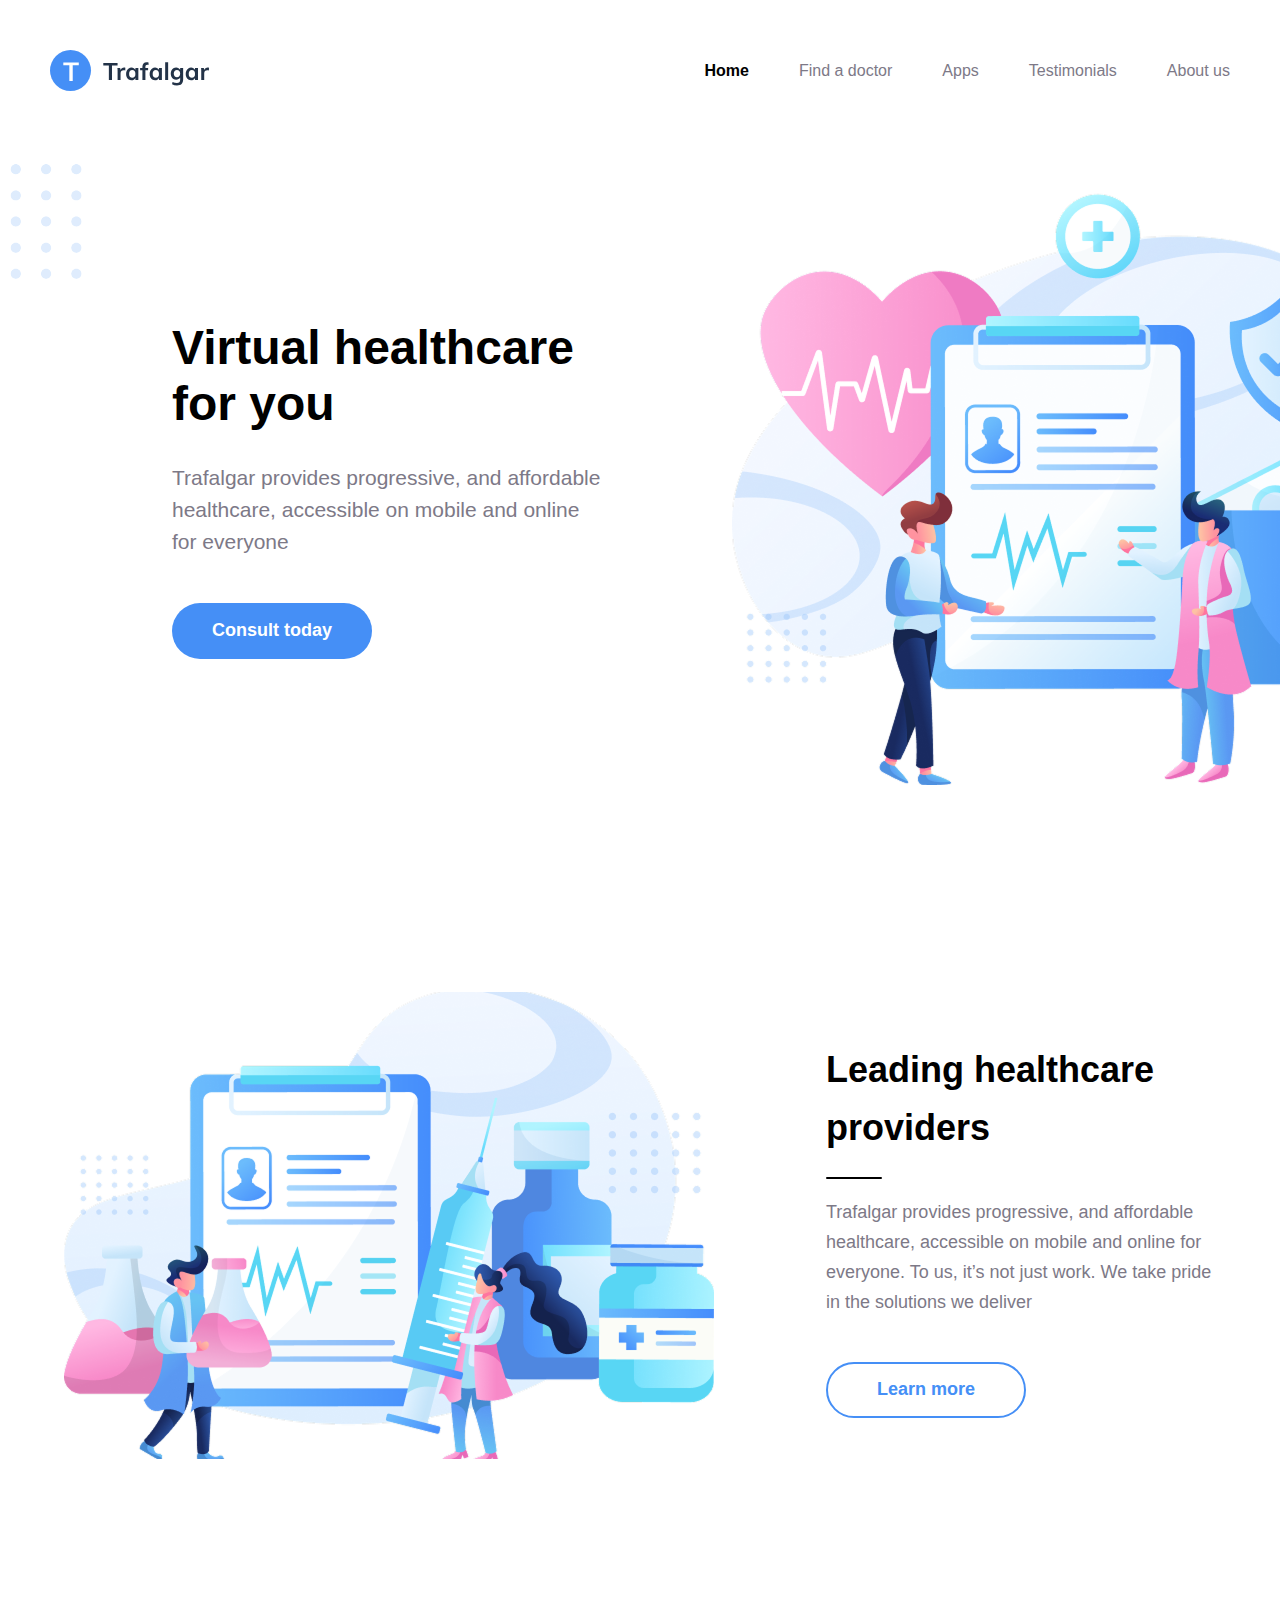
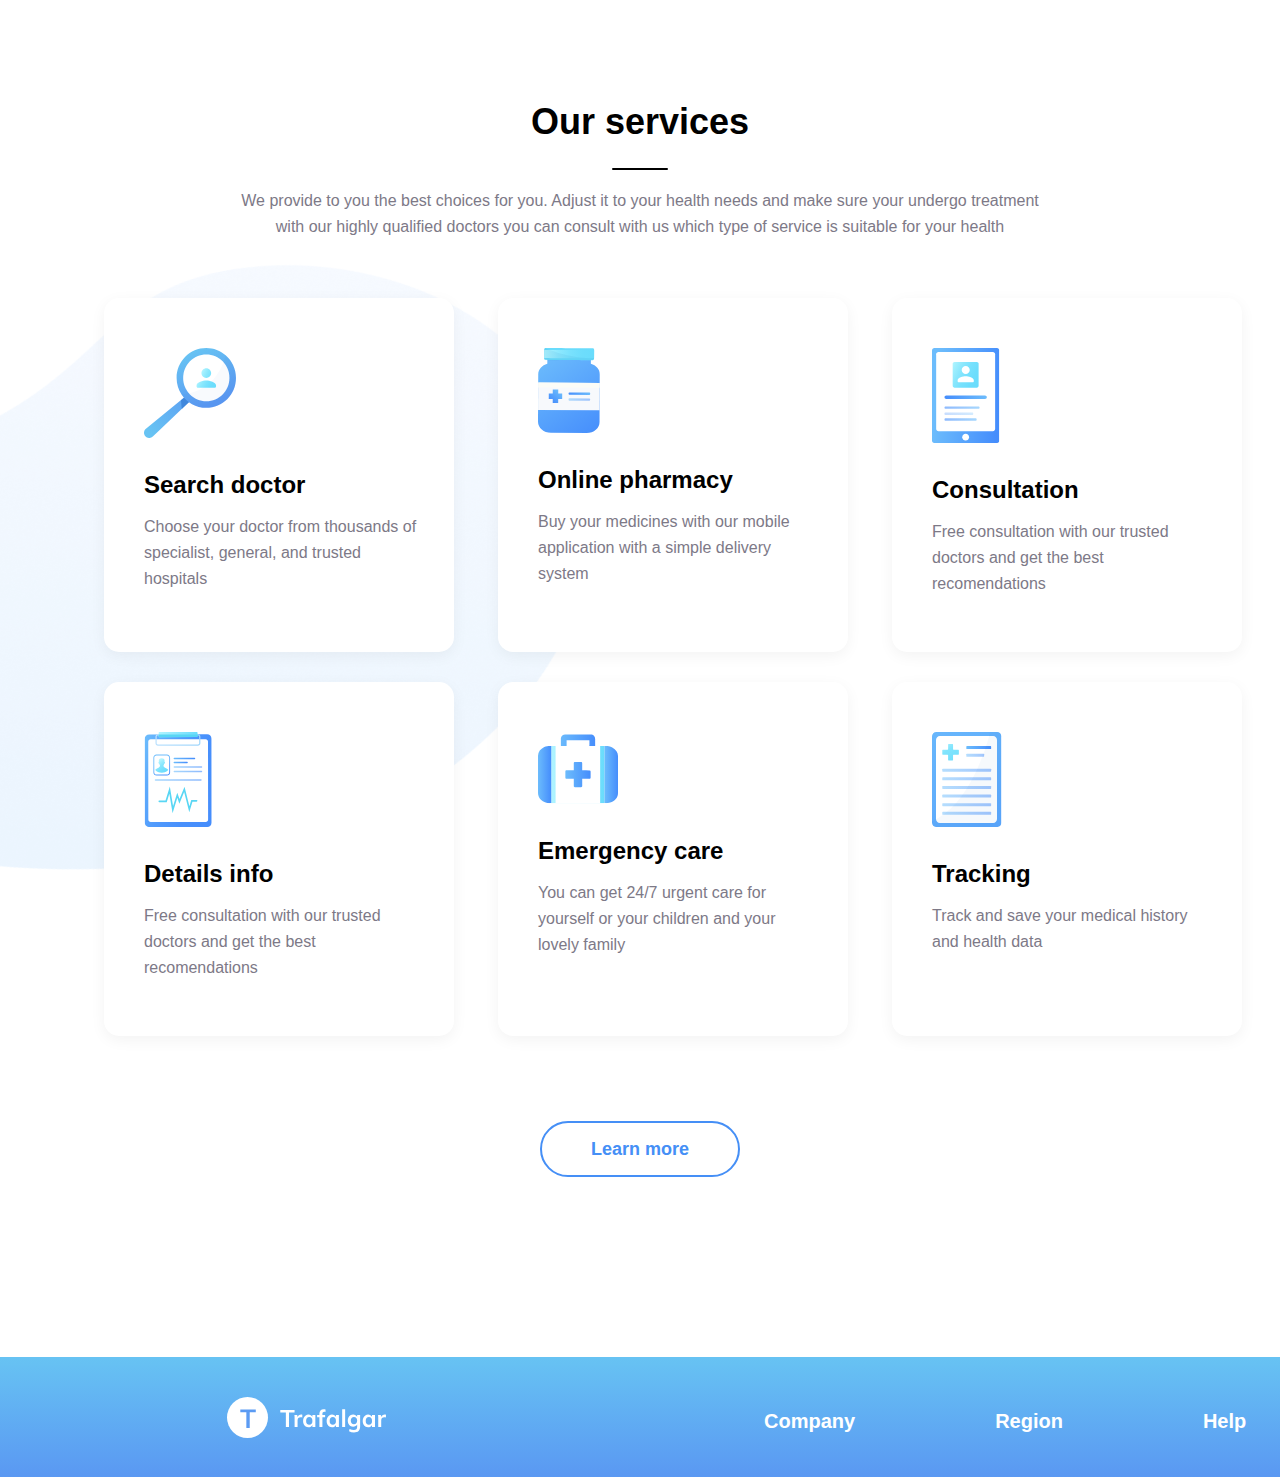
<file: lab_1/index.html>
<!DOCTYPE html>
<html lang="en">

<head>
    <meta charset="UTF-8">
    <meta name="viewport" content="width=device-width, initial-scale=1.0">
    <title>Trafalgar</title>
    <link href="https://fonts.googleapis.com/css2?family=Mulish:wght@400;600;700&display=swap" rel="stylesheet">
    <link rel="stylesheet" href="styles.css">
</head>

<body>
    <!-- HEADER -->
    <header class="header">
        <div class="container header__content">
            <div class="logo">
                <img src="icons/logo.svg" alt="logo_text" class="logo__text" />
            </div>
            <nav class="nav">
                <ul>
                    <li><a class="active">Home</a></li>
                    <li><a>Find a doctor</a></li>
                    <li><a>Apps</a></li>
                    <li><a>Testimonials</a></li>
                    <li><a>About us</a></li>
                </ul>
            </nav>
        </div>
    </header>
    <img src="icons/dots_in_hero.svg" alt="dots_in_hero" class="dots_in_hero" />
    <section class="hero">
        <div class="container hero__content">
            <div class="hero__text">
                <a class="title_text">Virtual healthcare for you</a>
                <p>
                    Trafalgar provides progressive, and affordable healthcare, accessible
                    on mobile and online for everyone
                </p>
                <a class="btn">Consult today </a>
            </div>
            <div class="hero__image">
                <img src="images/illustration.png" alt="Healthcare illustration">
            </div>
        </div>
    </section>

    <!-- PROVIDERS -->
    <section class="providers">
        <div class="container providers__content">
            <div class="providers__image">
                <img src="images/trafalgar-illustration sec02 1.png" alt="Providers illustration">
            </div>
            <div class="providers__text">
                <h2>Leading healthcare providers</h2>
                <div class="providers__divider"></div>
                <p>
                    Trafalgar provides progressive, and affordable healthcare, accessible
                    on mobile and online for everyone. To us, it’s not just work. We take
                    pride in the solutions we deliver
                </p>
                <a class="btn btn--outline">Learn more</a>
            </div>
        </div>
    </section>

    <!-- SERVICES -->
    <section class="services">
        <div class="services__bg">
            <img src="images/background-fone-in-services.png" alt="Background shape">
        </div>

        <div class="container">
            <h2 class="section-title">Our services</h2>
            <div class="services__divider"></div>
            <p class="section-subtitle">
                We provide to you the best choices for you. Adjust it to your health
                needs and make sure your undergo treatment with our highly qualified
                doctors you can consult with us which type of service is suitable for
                your health
            </p>

            <div class="services__grid">
                <div class="service-card">
                    <img src="icons/search.svg">
                    <h3>Search doctor</h3>
                    <p>Choose your doctor from thousands of specialist, general, and trusted hospitals</p>
                </div>
                <div class="service-card">
                    <img src="icons/pharmacy.svg">
                    <h3>Online pharmacy</h3>
                    <p>Buy your medicines with our mobile application with a simple delivery system</p>
                </div>
                <div class="service-card">
                    <img src="icons/consultation.svg">
                    <h3>Consultation</h3>
                    <p>Free consultation with our trusted doctors and get the best recomendations</p>
                </div>
                <div class="service-card">
                    <img src="icons/details.svg">
                    <h3>Details info</h3>
                    <p>Free consultation with our trusted doctors and get the best recomendations</p>
                </div>
                <div class="service-card">
                    <img src="icons/emergency.svg">
                    <h3>Emergency care</h3>
                    <p>You can get 24/7 urgent care for yourself or your children and your lovely family</p>
                </div>
                <div class="service-card">
                    <img src="icons/tracking.svg">
                    <h3>Tracking</h3>
                    <p>Track and save your medical history and health data</p>
                </div>
            </div>

            <div class="services__button">
                <a class="btn btn--outline">Learn more</a>
            </div>
        </div>
    </section>
    <footer>
        <img src="icons/trafalgar.svg" alt="footer_logo" class="footer_logo">
        <nav class="footer_links">
            <ul class="footer_nav">
                <li><a class="footer_nav_link">Company</a></li>
                <li><a class="footer_nav_link">Region</a></li>
                <li><a class="footer_nav_link">Help</a></li>
            </ul>
        </nav>
    </footer>
</body>

</html>
</file>
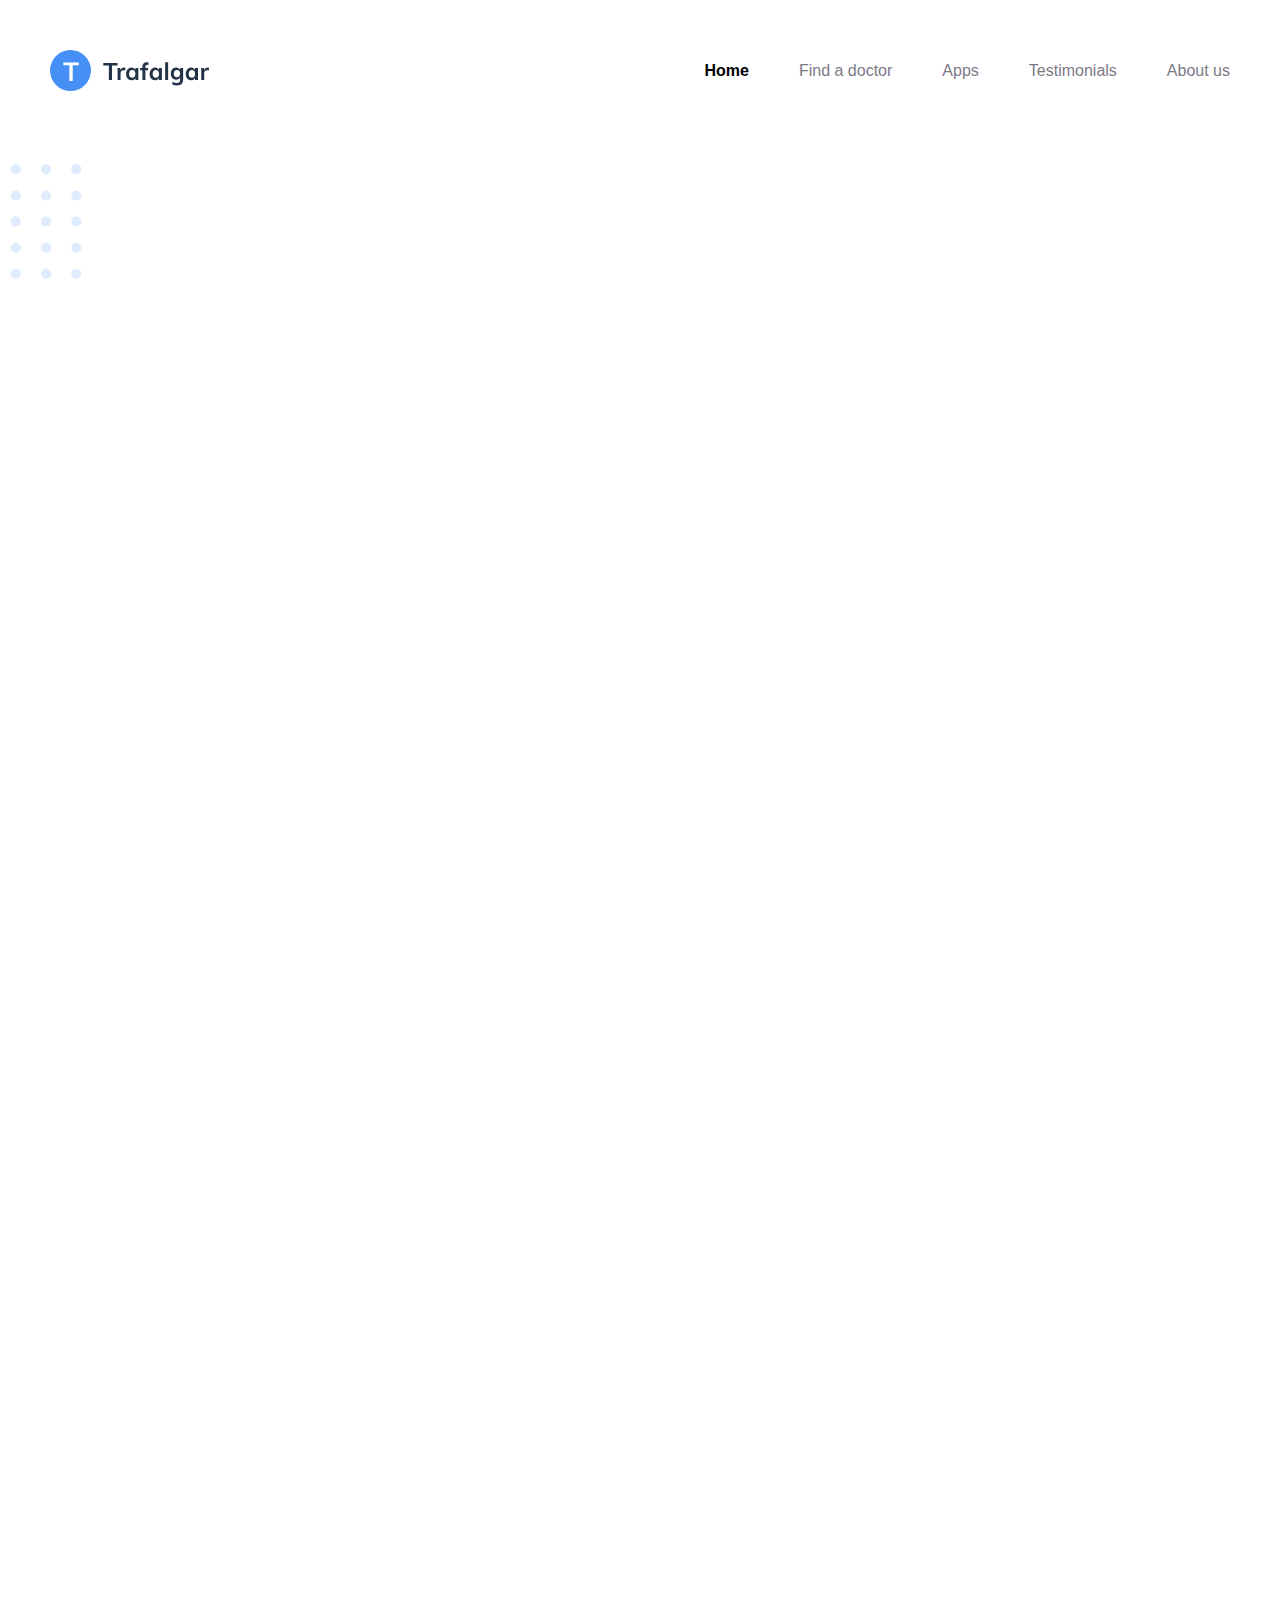
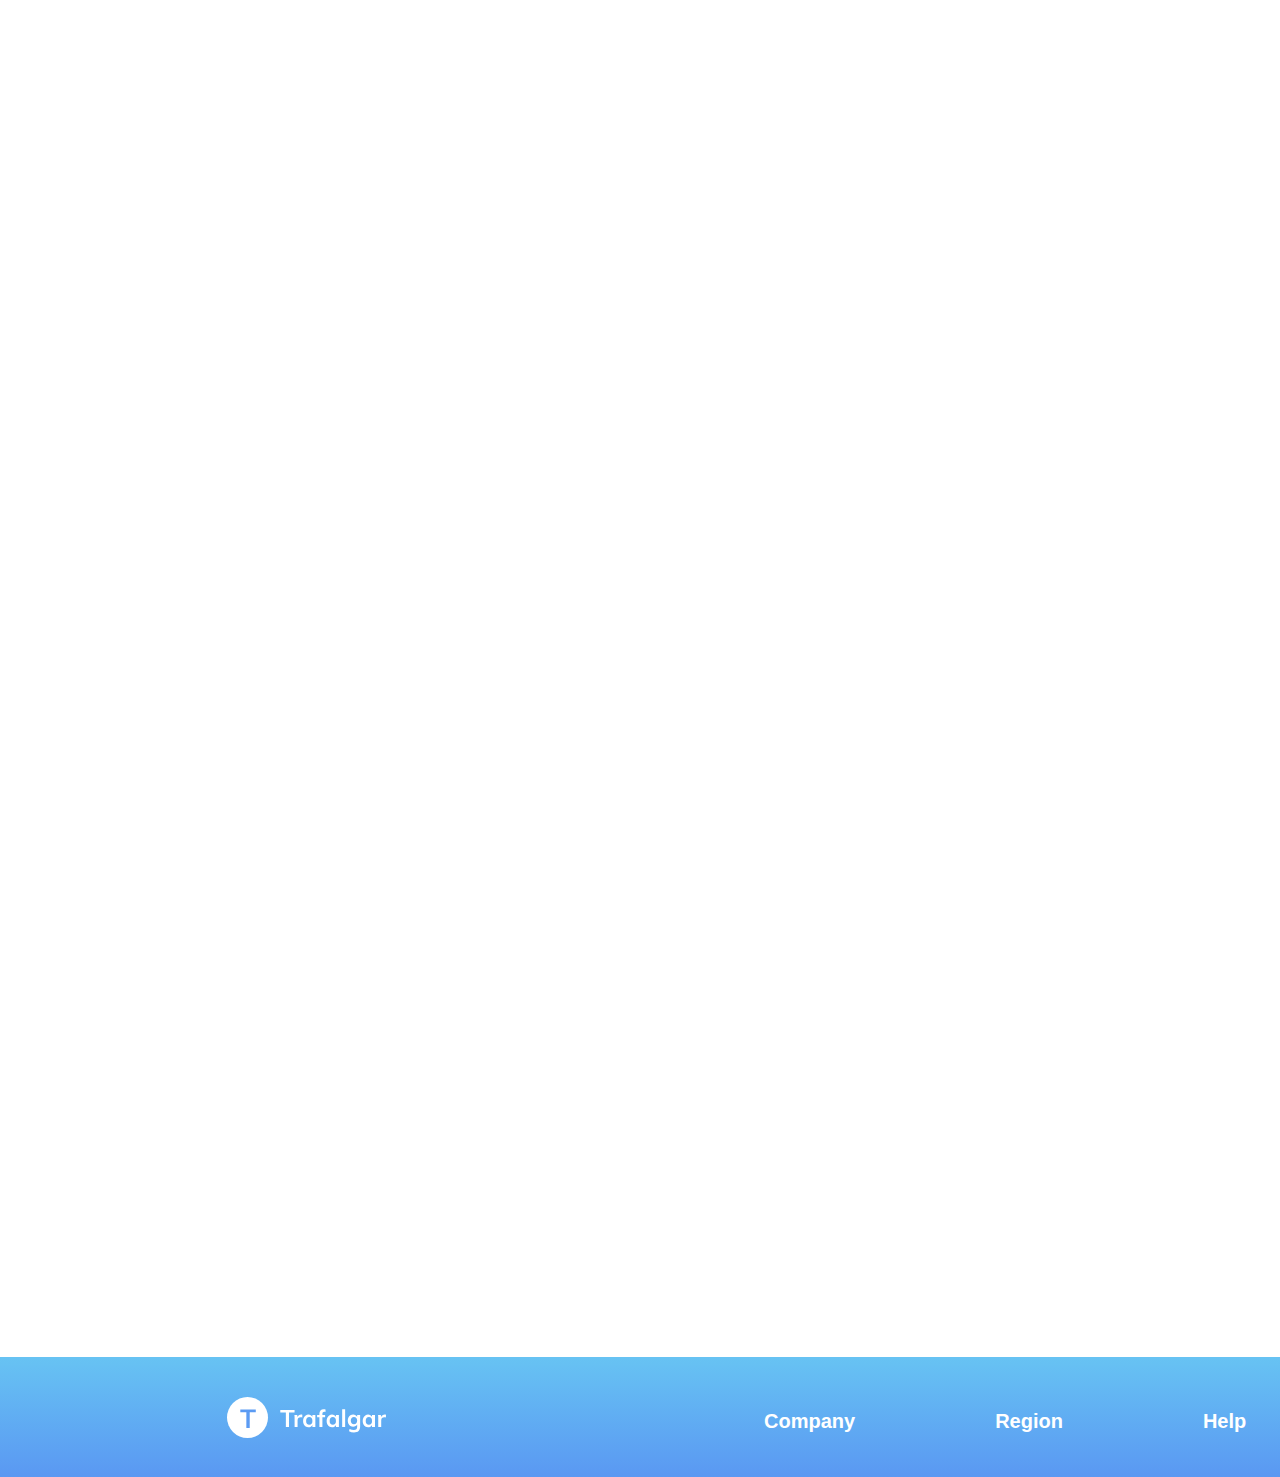
<file: lab_1_and_2/index.html>
<!DOCTYPE html>
<html lang="en">
<head>
    <meta charset="UTF-8">
    <meta name="viewport" content="width=device-width, initial-scale=1.0">
    <title>Trafalgar</title>
    <link href="https://fonts.googleapis.com/css2?family=Mulish:wght@400;600;700&display=swap" rel="stylesheet">
    <link rel="stylesheet" href="styles.css">
</head>

<body>
    <!-- HEADER -->
    <header class="header">
        <div class="container header__content">
            <div class="logo">
                <img src="icons/logo.svg" alt="logo_text" class="logo__text" />
            </div>

            <!-- NEW: hamburger -->
            <button class="hamburger" id="hamburger">☰</button>

            <nav class="nav" id="navMenu">
                <ul>
                    <li><a class="active">Home</a></li>
                    <li><a>Find a doctor</a></li>
                    <li><a>Apps</a></li>
                    <li><a>Testimonials</a></li>
                    <li><a>About us</a></li>
                </ul>
            </nav>
        </div>
    </header>

    <img src="icons/dots_in_hero.svg" alt="dots_in_hero" class="dots_in_hero" />

    <section class="hero fade-in">
        <div class="container hero__content">
            <div class="hero__text">
                <a class="title_text">Virtual healthcare for you</a>
                <p>
                    Trafalgar provides progressive, and affordable healthcare, accessible
                    on mobile and online for everyone
                </p>
                <a class="btn">Consult today </a>
            </div>
            <div class="hero__image">
                <img src="images/illustration.png" alt="Healthcare illustration">
            </div>
        </div>
    </section>

    <!-- PROVIDERS -->
    <section class="providers fade-in">
        <div class="container providers__content">
            <div class="providers__image">
                <img src="images/trafalgar-illustration sec02 1.png" alt="Providers illustration">
            </div>
            <div class="providers__text">
                <h2>Leading healthcare providers</h2>
                <div class="providers__divider"></div>
                <p>
                    Trafalgar provides progressive, and affordable healthcare, accessible
                    on mobile and online for everyone. To us, it’s not just work. We take
                    pride in the solutions we deliver
                </p>
                <a class="btn btn--outline">Learn more</a>
            </div>
        </div>
    </section>

    <!-- SERVICES -->
    <section class="services fade-in">
        <div class="services__bg">
            <img src="images/background-fone-in-services.png" alt="Background shape">
        </div>

        <div class="container mobile_container">
            <h2 class="section-title">Our services</h2>
            <div class="services__divider"></div>
            <p class="section-subtitle">
                We provide to you the best choices for you. Adjust it to your health
                needs and make sure your undergo treatment with our highly qualified
                doctors you can consult with us which type of service is suitable for
                your health
            </p>

            <div class="services__grid">
                <div class="service-card">
                    <img src="icons/search.svg">
                    <h3>Search doctor</h3>
                    <p>Choose your doctor from thousands of specialist, general, and trusted hospitals</p>
                </div>
                <div class="service-card">
                    <img src="icons/pharmacy.svg">
                    <h3>Online pharmacy</h3>
                    <p>Buy your medicines with our mobile application with a simple delivery system</p>
                </div>
                <div class="service-card">
                    <img src="icons/consultation.svg">
                    <h3>Consultation</h3>
                    <p>Free consultation with our trusted doctors and get the best recomendations</p>
                </div>
                <div class="service-card">
                    <img src="icons/details.svg">
                    <h3>Details info</h3>
                    <p>Free consultation with our trusted doctors and get the best recomendations</p>
                </div>
                <div class="service-card">
                    <img src="icons/emergency.svg">
                    <h3>Emergency care</h3>
                    <p>You can get 24/7 urgent care for yourself or your children and your lovely family</p>
                </div>
                <div class="service-card">
                    <img src="icons/tracking.svg">
                    <h3>Tracking</h3>
                    <p>Track and save your medical history and health data</p>
                </div>
            </div>

            <div class="services__button">
                <a class="btn btn--outline">Learn more</a>
            </div>
        </div>
    </section>
    <footer>
        <img src="icons/trafalgar.svg" alt="footer_logo" class="footer_logo">
        <nav class="footer_links">
            <ul class="footer_nav">
                <li><a class="footer_nav_link">Company</a></li>
                <li><a class="footer_nav_link">Region</a></li>
                <li><a class="footer_nav_link">Help</a></li>
            </ul>
        </nav>
    </footer>
    <script src="script.js"></script>

</body>

</html>
</file>
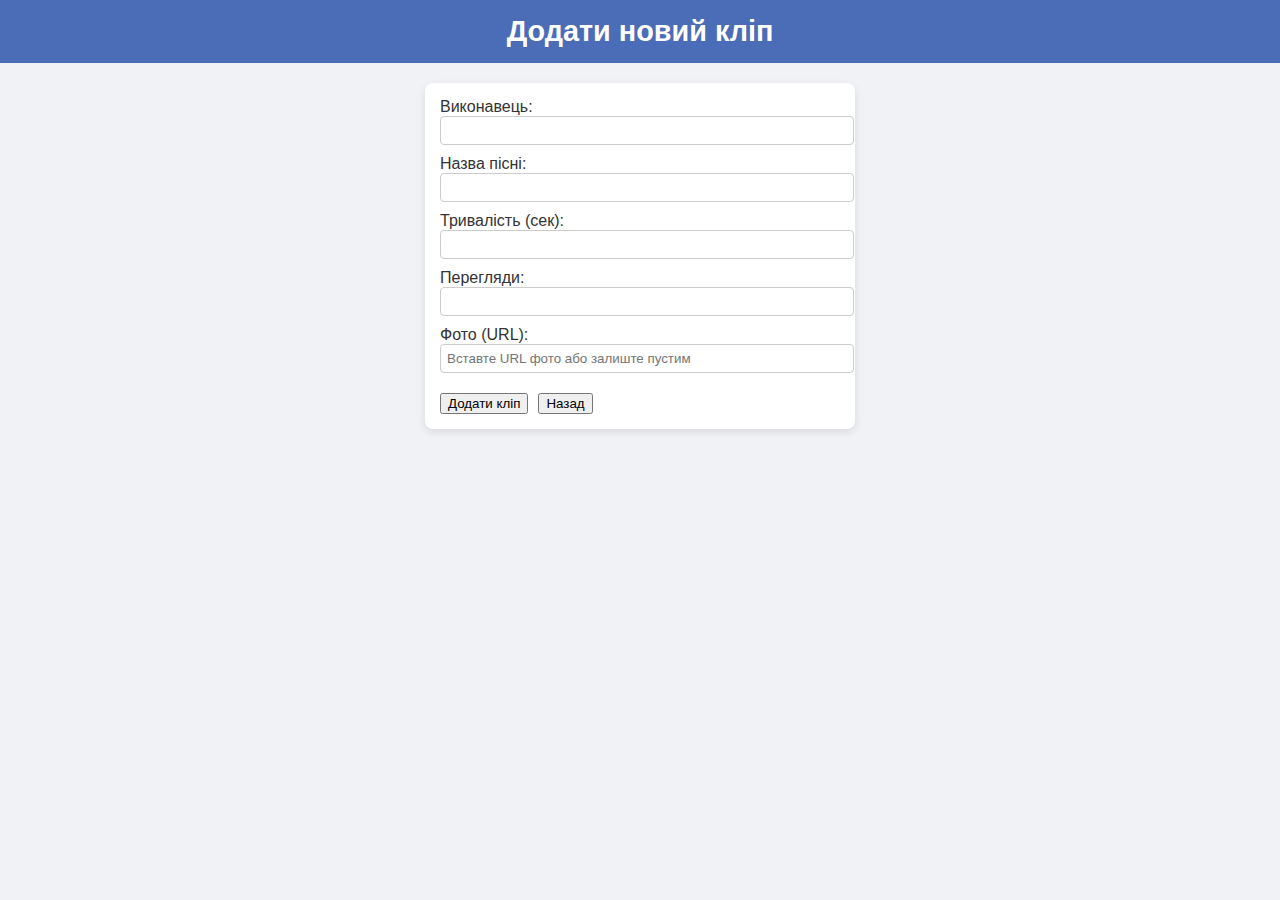
<file: lab_3_and_4/create.html>
<!DOCTYPE html>
<html lang="uk">
<head>
  <meta charset="UTF-8">
  <title>Додати кліп</title>
  <link rel="stylesheet" href="styles.css">
</head>
<body>
  <header>
    <h1>Додати новий кліп</h1>
  </header>

  <form id="createForm">
    <label>Виконавець:</label>
    <input type="text" id="artist" required>

    <label>Назва пісні:</label>
    <input type="text" id="title" required>

    <label>Тривалість (сек):</label>
    <input type="number" id="duration" min="10" required>

    <label>Перегляди:</label>
    <input type="number" id="views" min="0" required>

    <label>Фото (URL):</label>
    <input type="url" id="image" placeholder="Вставте URL фото або залиште пустим">

    <div class="form-buttons">
      <button type="submit">Додати кліп</button>
      <button type="button" id="backBtn">Назад</button>
    </div>
  </form>

  <div id="modal" class="modal">
    <div class="modal-content">
      <span class="close">&times;</span>
      <p id="modalText"></p>
    </div>
  </div>

  <script src="create.js"></script>
</body>
</html>
</file>
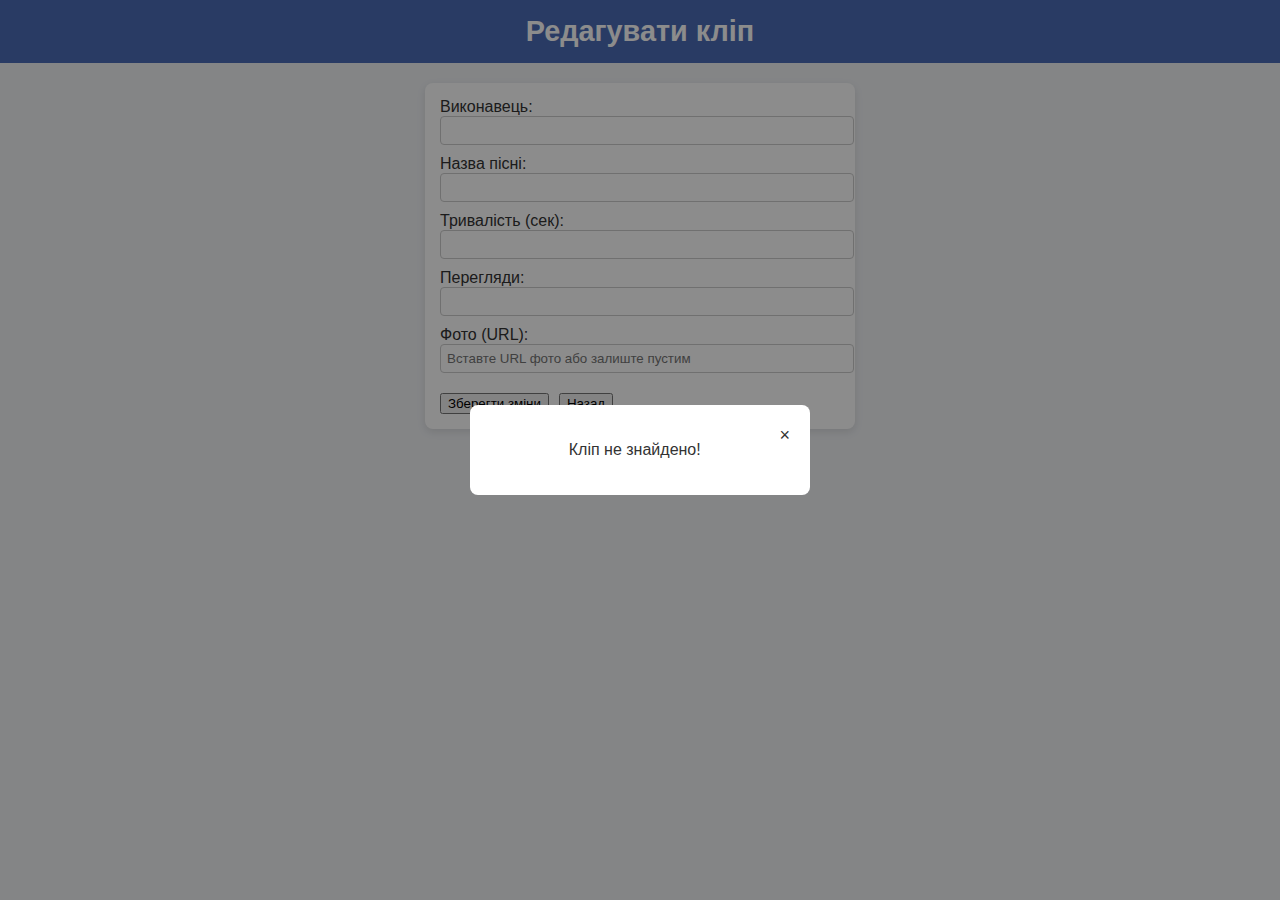
<file: lab_3_and_4/edit.html>
<!DOCTYPE html>
<html lang="uk">
<head>
  <meta charset="UTF-8">
  <title>Редагувати кліп</title>
  <link rel="stylesheet" href="styles.css">
</head>
<body>
  <header>
    <h1>Редагувати кліп</h1>
  </header>

  <form id="editForm">
    <label>Виконавець:</label>
    <input type="text" id="editArtist" required>

    <label>Назва пісні:</label>
    <input type="text" id="editTitle" required>

    <label>Тривалість (сек):</label>
    <input type="number" id="editDuration" min="10" required>

    <label>Перегляди:</label>
    <input type="number" id="editViews" min="0" required>

    <label>Фото (URL):</label>
    <input type="url" id="editImage" placeholder="Вставте URL фото або залиште пустим">

    <div class="form-buttons">
      <button type="submit">Зберегти зміни</button>
      <button type="button" id="backBtn">Назад</button>
    </div>
  </form>

  <div id="modal" class="modal">
    <div class="modal-content">
      <span class="close">&times;</span>
      <p id="modalText"></p>
    </div>
  </div>

  <script src="edit.js"></script>
</body>
</html>
</file>
<file: lab_1/styles.css>
* {
    margin: 0;
    padding: 0;
    box-sizing: border-box;
  }
  
  body {
    /* font-family: 'Mulish', sans-serif; */
    font-family: 'Arial', sans-serif;
    line-height: 1.6;
    color: #000000;
  }
  
  .container {
    width: 90%;
    max-width: 1200px;
    margin: 0 auto;
  }
  
  /* HEADER */
  .header {
    display: flex;
    justify-content: center;
    padding: 50px;
    background: #fff;
    margin-bottom: -100px;
  }
  
  .header__content {
    width: 100%;
    display: flex;
    align-items: center;
    justify-content: space-between;
  }
  
  .logo {
    display: flex;
    align-items: center;
    gap: 12px;
    font-weight: bold;
    font-size: 24px;
  }
  
  .logo__circle {
    display: inline-block;
    width: 41px;
    height: 41px;
    border-radius: 50%;
    background: #458FF6;
    color: #fff;
    font-size: 16px;
    display: flex;
    align-items: center;
    justify-content: center;
    
  }
  
  .nav ul {
    display: flex;
    list-style: none;
    gap: 50px;
  }
  
  .nav a {
    text-decoration: none;
    color: #7D7987;
  }
  
  .nav a.active {
    font-weight: bold;
    color: #000000;
    font-weight: 700;

  }
  
  /* HERO */
  
  .hero {
    padding: 120px;
    opacity: 1;
    border-radius: 55px;
  }
  
  .hero__content {
    display: flex;
    align-items: center;
    justify-content: space-between;
    gap: 40px;
  }
  
  .title_text { 
    font-weight: 700;
    font-size: 48px;
    line-height: 56px;
  }

  .hero__text {
    max-width: 420px;
    
  }
  
  .hero__text h1 {
    font-size: 36px;
    margin-bottom: 20px;
  }
  
  .hero__text p {
    margin-top: 30px;
    font-size: 21px;
    line-height: 32px;
    color: #7D7987;
    width: 430px;
    
  }
  
  .hero__image img {
    margin: 0 0 0 100px;
    width: 693px;
    height: 598px;
  }
  .dots_in_hero { 
    margin: 110px 0 -220px 0 ;
}
  /* BUTTONS */

  .btn {
    border-radius: 55px;
    text-decoration: none;
    background: #458FF6;
    color: #fff;
    transition: 0.3s;
    width: 200px;
    height: 56px;
    margin-top: 45px;
    display: flex;
    align-items: center;
    justify-content: center;
    font-size: 18px;
    font-weight: 700;
  }
  
  .btn--outline {
    background: transparent;
    border: 2px solid #458FF6;
    color: #458FF6;
    font-weight: 700;
  }
  
  /* PROVIDERS */
  .providers {
    padding: 80px 0;
  }
  
  .providers__content {
    display: flex;
    align-items: center;
    justify-content: space-between;
    gap: 40px;
  }
  
  .providers__text {
    max-width: 450px;
  }
  
  .providers__text p { 
    color: #7D7987;
    font-weight: 300;
    font-size: 18px;
    max-width: 390px;
    line-height: 30px;
  }
  
  .providers__text h2 {
    font-size: 28px;
    margin-bottom: 20px;
    max-width: 350px;
    font-size: 36px;
  }

  .providers__divider {
    width: 56px;
    height: 1.96px;
    background: #000;
    margin: 18px 0;
    border-radius: 10px;
  }

  .services__divider { 
    width: 56px;
    height: 1.96px;
    background: #000;
    margin: 18px auto;
    border-radius: 10px;
  }
  
  /* SERVICES */
  .services {
    position: relative;
    overflow: hidden;
    padding: 80px 0;
    text-align: center;
  }
  
 
  .services__bg {
    position: absolute;
    top: 130px;         
    left: 50%;
    transform: translateX(-95%) rotate(-11deg);
    z-index: -1;
  }
  
  
  .services__bg img {
    width: 937.96px;   
    height: 900.38px;
  }

  .section-title {
    font-size: 28px;
    margin-bottom: 10px;
    margin-top: 66px;
    font-size: 36px;
  }
  
  .section-subtitle {
    width: 952px;
    height: 60px;
    margin: 0 auto 50px;
    size: 18px;
    color: #7D7987;
    max-width: 820px;
  }
  
  .services__button { 
    width: 100%;
    display: flex;
    align-items: center;
    justify-content: center;
  }

  .services__grid {
    display: grid;
    grid-template-columns: repeat(auto-fit, minmax(350px, 1fr));
    gap: 30px;
    margin-bottom: 40px;
  }
  
  .service-card {
    background: #fff;
    width: 350px;
    height: 354px;
    padding: 30px;
    padding-top: 50px;
    padding-left: 40px;
    border-radius: 15px;
    box-shadow: 0 4px 15px rgba(0,0,0,0.05);
    text-align: left;
    margin-left: 40px;
  }
  
  .service-card h3 {
    margin: 20px 0 10px;
    font-size: 24px;
  }
  .service-card p { 
    font-size: 16px;
    color: #7D7987;
  }
  
  /* FOOTER */

  footer {
    height: 120px;
    width: 100%;
    background: linear-gradient(#67C3F3 0%, #5A98F2 100%);
    display: flex;
    margin-top: 100px;
}

.footer_logo {
    width: 160px;
    height: 41px;
    margin: 40px 0px 0px 227px;
}

.footer_nav{
    display: flex;
    gap: 140px;
    list-style: none;
    text-decoration: none;
    margin-top: 48px;
    margin-left: 377px;
    font-size: 20px;
    font-weight: 500;
}

.footer_nav_link {
    color: #ffffff;
    font-weight: 700;
    font-size: 20px;
}
</file>
<file: lab_1_and_2/styles.css>
* {
    margin: 0;
    padding: 0;
    box-sizing: border-box;
  }

  html, body {
      overflow-x: hidden;
  }
  body {
    /* font-family: 'Mulish', sans-serif; */
    font-family: 'Arial', sans-serif;
    line-height: 1.6;
    color: #000000;
  }
  
  .container {
    width: 90%;
    max-width: 1200px;
    margin: 0 auto;
  }
  
  /* HEADER */
  .header {
    display: flex;
    justify-content: center;
    padding: 50px;
    background: #fff;
    margin-bottom: -100px;
  }
  
  .header__content {
    width: 100%;
    display: flex;
    align-items: center;
    justify-content: space-between;
  }
  
  .logo {
    display: flex;
    align-items: center;
    gap: 12px;
    font-weight: bold;
    font-size: 24px;
  }
  
  .logo__circle {
    display: inline-block;
    width: 41px;
    height: 41px;
    border-radius: 50%;
    background: #458FF6;
    color: #fff;
    font-size: 16px;
    display: flex;
    align-items: center;
    justify-content: center;
    
  }

  .nav ul {
    display: flex;
    list-style: none;
    gap: 50px;
  }

  .nav a {
    text-decoration: none;
    color: #7D7987;
  }

  .nav a.active {
    font-weight: bold;
    color: #000000;
    font-weight: 700;
  }

  /* HERO */
  
  .hero {
    padding: 120px;
    opacity: 1;
    border-radius: 55px;
  }
  
  .hero__content {
    display: flex;
    align-items: center;
    justify-content: space-between;
    gap: 40px;
  }
  
  .title_text { 
    font-weight: 700;
    font-size: 48px;
    line-height: 56px;
  }

  .hero__text {
    max-width: 420px;
    
  }
  
  .hero__text h1 {
    font-size: 36px;
    margin-bottom: 20px;
  }
  
  .hero__text p {
    margin-top: 30px;
    font-size: 21px;
    line-height: 32px;
    color: #7D7987;
    width: 430px;
    
  }
  
  .hero__image img {
    margin: 0 0 0 100px;
    width: 693px;
    height: 598px;
  }
  .dots_in_hero { 
    margin: 110px 0 -220px 0 ;
}
  /* BUTTONS */

  .btn {
    border-radius: 55px;
    text-decoration: none;
    background: #458FF6;
    color: #fff;
    transition: 0.3s;
    width: 200px;
    height: 56px;
    margin-top: 45px;
    display: flex;
    align-items: center;
    justify-content: center;
    font-size: 18px;
    font-weight: 700;
  }
  
  .btn--outline {
    background: transparent;
    border: 2px solid #458FF6;
    color: #458FF6;
    font-weight: 700;
  }
  
  /* PROVIDERS */
  .providers {
    padding: 80px 0;
  }
  
  .providers__content {
    display: flex;
    align-items: center;
    justify-content: space-between;
    gap: 40px;
  }
  
  .providers__text {
    max-width: 450px;
  }
  
  .providers__text p { 
    color: #7D7987;
    font-weight: 300;
    font-size: 18px;
    max-width: 390px;
    line-height: 30px;
  }
  
  .providers__text h2 {
    font-size: 28px;
    margin-bottom: 20px;
    max-width: 350px;
    font-size: 36px;
  }

  .providers__divider {
    width: 56px;
    height: 1.96px;
    background: #000;
    margin: 18px 0;
    border-radius: 10px;
  }

  .services__divider { 
    width: 56px;
    height: 1.96px;
    background: #000;
    margin: 18px auto;
    border-radius: 10px;
  }
  
  /* SERVICES */
  .services {
    position: relative;
    overflow: hidden;
    padding: 80px 0;
    text-align: center;
  }
  
 
  .services__bg {
    position: absolute;
    top: 130px;         
    left: 50%;
    transform: translateX(-95%) rotate(-11deg);
    z-index: -1;
  }
  
  
  .services__bg img {
    width: 937.96px;   
    height: 900.38px;
  }

  .section-title {
    font-size: 28px;
    margin-bottom: 10px;
    margin-top: 66px;
    font-size: 36px;
  }
  
  .section-subtitle {
    width: 952px;
    height: 60px;
    margin: 0 auto 50px;
    size: 18px;
    color: #7D7987;
    max-width: 820px;
  }
  
  .services__button { 
    width: 100%;
    display: flex;
    align-items: center;
    justify-content: center;
  }

  .services__grid {
    display: grid;
    grid-template-columns: repeat(auto-fit, minmax(350px, 1fr));
    gap: 30px;
    margin-bottom: 40px;
  }
  
  .service-card {
    background: #fff;
    width: 350px;
    height: 354px;
    padding: 30px;
    padding-top: 50px;
    padding-left: 40px;
    border-radius: 15px;
    box-shadow: 0 4px 15px rgba(0,0,0,0.05);
    text-align: left;
    margin-left: 40px;
  }
  
  .service-card h3 {
    margin: 20px 0 10px;
    font-size: 24px;
  }
  .service-card p { 
    font-size: 16px;
    color: #7D7987;
  }
  
  /* FOOTER */

  footer {
    height: 120px;
    width: 100%;
    background: linear-gradient(#67C3F3 0%, #5A98F2 100%);
    display: flex;
    margin-top: 100px;
}

.footer_logo {
    width: 160px;
    height: 41px;
    margin: 40px 0px 0px 227px;
}

.footer_nav{
    display: flex;
    gap: 140px;
    list-style: none;
    text-decoration: none;
    margin-top: 48px;
    margin-left: 377px;
    font-size: 20px;
    font-weight: 500;
}

.footer_nav_link {
    color: #ffffff;
    font-weight: 700;
    font-size: 20px;
}

.fade-in {
  opacity: 0;
  transform: translateY(30px);
  animation: fadeInUp 1.2s ease forwards;
}



@keyframes fadeInUp {
  to {
    opacity: 1;
    transform: translateY(0);
  }
}

.service-card {
  transition: transform 0.3s ease, box-shadow 0.3s ease;
}
.service-card:hover {
  transform: translateY(-10px) scale(1.03);
  box-shadow: 0 8px 20px rgba(0,0,0,0.1);
}

.btn {
  transition: all 0.3s ease;
}
.btn:hover {
  transform: scale(1.05);
}

.hamburger {
  display: none;
  font-size: 28px;
  background: none;
  border: none;
  cursor: pointer;
}
.nav ul {
    display: flex;
    list-style: none;
    gap: 50px;
}

.nav a {
    text-decoration: none;
    color: #7D7987;
}

.nav a.active {
    font-weight: bold;
    color: #000000;
    font-weight: 700;

}
.nav.active {}
@media (max-width: 768px) {
    .header {
        display: flex;
        width: 100%;
        justify-content: center;
        padding: 20px;
        background: #fff;
    }
    .container {
        display: flex;
        width: 100%;
        margin: 0 auto;
    }
    .hamburger {
        display: flex;
        z-index: 5;
    }

    .hero {
        padding: 140px 0 0;
        opacity: 1;
        display: flex;
    }
    .nav {
        display: none;
    }

    .nav.active {
        display: block;
        position: absolute;
        top: 70px;
        left: 10px;
        right: 10px;
        background: #fff;
        padding: 20px;
        border-radius: 10px;
        text-align: center;
        box-shadow: 0 4px 10px rgba(0, 0, 0, 0.1);
        z-index: 5;
    }

    .nav ul {
        flex-direction: column;
        gap: 15px;
    }
    .hero__content {
        display: flex;
        flex-direction: column;
        gap: 20px;
        width: 100%;
    }

    .title_text {
        display: flex;
    }

    .hero__text {
        width: 100%;
        display: flex;
        flex-direction: column;
        padding: 0 8px;
        text-wrap: wrap;
        p {
            max-width: 400px;
        }
    }

    .hero__image img {
        margin: 0 0 0 0;
        width: 223px;
        height: 228px;
    }

    .dots_in_hero {
        position: absolute;
        z-index: 0;
    }

    .providers__content {
        gap: 20px;
        flex-direction: column;
    }

    .providers {
        padding: 40px 0;
    }

    .providers__image img {
        width: 223px;
        height: 228px;
    }

    .mobile_container {
        display: flex;
        flex-direction: column;
        gap: 10px;
    }

    .section-subtitle {
        display: flex;
        text-wrap: wrap;
        width: 100%;
        height: 100%;
    }

    .services__grid {
        display: flex;
        flex-direction: column;
        justify-content: center;
        align-items: center;
    }

    footer {
        height: 120px;
        width: 100%;
        display: flex;
        flex-direction: column;
        justify-content: center;
        align-items: center;
        gap: 15px;
    }

    .footer_nav {
        gap: 30px;
        margin-top: 0;
        margin-left: 0;
    }

    .footer_logo {
        width: 160px;
        height: 41px;
        margin: 0;
    }
}
</file>
<file: lab_3_and_4/styles.css>
body {
  font-family: "Segoe UI", Arial, sans-serif;
  background: #f0f2f5;
  margin: 0;
  color: #333;
}

header {
  background: #4b6cb7;
  color: white;
  padding: 15px 0;
  text-align: center;
}

#searchInput { 
    width: 240px;
}

h1 { margin:0; font-size:1.8rem; }

.controls {
  display:flex;
  flex-wrap:wrap;
  justify-content:center;
  gap:10px;
  padding:15px 0;
}

.controls input, .controls button {
  padding:8px 12px;
  border-radius:5px;
  border:1px solid #ccc;
  font-size:14px;
}

.controls button {
  background:#4b6cb7;
  color:white;
  border:none;
  cursor:pointer;
}

#clipsContainer {
  display:grid;
  grid-template-columns:repeat(3,1fr);
  gap:15px;
  padding:15px;
  margin-left: 75px;
}

.clip-card {
  background:white;
  border-radius:8px;
  box-shadow:0 3px 8px rgba(0,0,0,0.1);
  text-align:center;
  padding:10px;
  width: 350px;
}

.clip-card img {    
  width:100%;
  width: 320px;
  height:200px;
  object-fit:cover;
  border-radius:5px;
}

.clip-card h2 { margin:5px 0; color:#2b3a67; }

.clip-card p { margin:3px 0; font-size:16px; }

.clip-card button {
  font-size:12px;
  padding:4px 6px;
  border:none;
  border-radius:4px;
  cursor:pointer;
}

.form-buttons { margin-top:10px; display:flex; gap:10px; }

form {
  max-width:400px;
  margin:20px auto;
  background:white;
  padding:15px;
  border-radius:8px;
  box-shadow:0 3px 8px rgba(0,0,0,0.1);
}

form input { width:100%; margin-bottom:10px; padding:6px; border-radius:4px; border:1px solid #ccc; }

.modal {
  display:none;
  position:fixed;
  z-index:5;
  left:0; top:0;
  width:100%; height:100%;
  background:rgba(0,0,0,0.45);
  justify-content:center;
  align-items:center;
}

.modal-content {
  background:white;
  padding:20px;
  border-radius:8px;
  width:300px;
  text-align:center;
}

.close { float:right; cursor:pointer; font-size:18px; }
</file>
